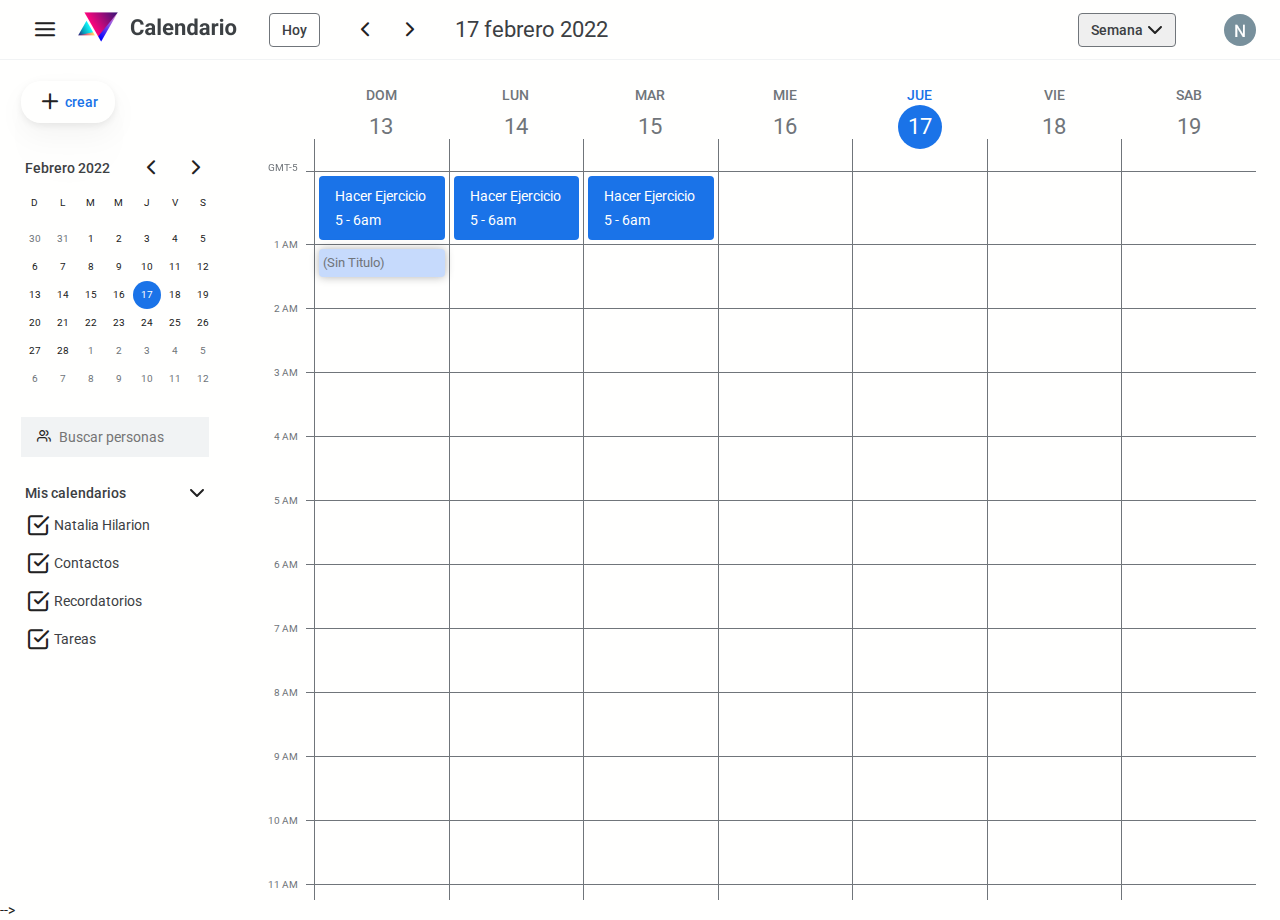
<file: index.html>
<!DOCTYPE html>
<html lang="en">

<head>
  <meta charset="UTF-8">
  <meta http-equiv="X-UA-Compatible" content="IE=edge">
  <meta name="viewport" content="width=device-width, initial-scale=1.0">
  <link rel="stylesheet" href="./css/index.css">
  <link rel="preconnect" href="https://fonts.googleapis.com">
  <link rel="preconnect" href="https://fonts.gstatic.com" crossorigin>
  <link href="https://fonts.googleapis.com/css2?family=Roboto:wght@400;500&display=swap" rel="stylesheet">
  <link rel="shortcut icon" href="./icons/Icon=calendar.svg" type="image/x-icon">
  <title>Google Calendar</title>
</head>

<body>
  <div class="page">

    <header class="header">

      <div class="header-primary">
        <div class="header-logo">
          <button class="button is-compact">
            <i class="icon-hamburguer"></i>
          </button>
          <a href="./">
            <img src="./images/logo.png" width="163" height="48" alt="logo" aria-current="page" aria-label="calendar"
              tabindex="-1">
          </a>
        </div>

        <div class="calendarStatus">
          <button class="button is-secondary">Hoy</button>
          <span class="calendarStatus-navigation ">
            <a class="button is-compact" href="#" aria-label="anterior">
              <i class="icon-left" aria-hidden="true"></i>
            </a>
            <a class="button is-compact" href="#" aria-label="siguiente">
              <i class="icon-right" aria-hidden="true"></i>
            </a>
          </span>
          <time class="calendarStatus-date " datetime="2022-02-17">17 febrero 2022</time>
        </div>
      </div>
      <div class="header-secondary">
        <select class="select" name="" id="">
          <option value="" selected>Semana</option>
          <option value="">Día</option>
        </select>
        <a href="#user">
          <img class="header-avatar" src="./images/avatar.png" alt="avartar">
        </a>

      </div>
    </header>

    <div class="sidebar">
      <button class="button is-rounded is-shadowed" aria-label="crear">
        <i class="icon-plus" aria-hidden="true"></i>
        <span>crear</span>
      </button>
      <div class="minicalendar" aria-label="calendario de navegacion">
        <div class="minicalendar-status">
          <time class="minicalendar-date" datetime="2022-02-17">
            Febrero 2022
          </time>
          <div class="minicalendar-navigation">
            <a class="button is-compact" href="#prevMonth" aria-label="anterior mes">
              <i class="icon-left" aria-hidden="true"></i>
            </a>
            <a class="button is-compact" href="#nextMonth" aria-label="siguiente mes">
              <i class="icon-right" aria-hidden="true"></i>
            </a>
          </div>
        </div>
        <div class="minicalendar-header">
          <span class="minicalendar-weekday"> D </span>
          <span class="minicalendar-weekday"> L </span>
          <span class="minicalendar-weekday"> M </span>
          <span class="minicalendar-weekday"> M </span>
          <span class="minicalendar-weekday"> J </span>
          <span class="minicalendar-weekday"> V </span>
          <span class="minicalendar-weekday"> S </span>

        </div>
        <div class="minicalendar-month">
          <!-- .mini-calendar-monthDay{$}*30 atajo para colocar 30 seguidos -->
          <div class="mini-calendar-monthDay is-inactive">30</div>
          <div class="mini-calendar-monthDay is-inactive">31</div>
          <div class="mini-calendar-monthDay">1</div>
          <div class="mini-calendar-monthDay">2</div>
          <div class="mini-calendar-monthDay">3</div>
          <div class="mini-calendar-monthDay">4</div>
          <div class="mini-calendar-monthDay">5</div>
          <div class="mini-calendar-monthDay">6</div>
          <div class="mini-calendar-monthDay">7</div>
          <div class="mini-calendar-monthDay">8</div>
          <div class="mini-calendar-monthDay">9</div>
          <div class="mini-calendar-monthDay">10</div>
          <div class="mini-calendar-monthDay">11</div>
          <div class="mini-calendar-monthDay">12</div>
          <div class="mini-calendar-monthDay">13</div>
          <div class="mini-calendar-monthDay">14</div>
          <div class="mini-calendar-monthDay">15</div>
          <div class="mini-calendar-monthDay">16</div>
          <div class="mini-calendar-monthDay is-selected">17</div>
          <div class="mini-calendar-monthDay">18</div>
          <div class="mini-calendar-monthDay">19</div>
          <div class="mini-calendar-monthDay">20</div>
          <div class="mini-calendar-monthDay">21</div>
          <div class="mini-calendar-monthDay">22</div>
          <div class="mini-calendar-monthDay">23</div>
          <div class="mini-calendar-monthDay">24</div>
          <div class="mini-calendar-monthDay">25</div>
          <div class="mini-calendar-monthDay">26</div>
          <div class="mini-calendar-monthDay">27</div>
          <div class="mini-calendar-monthDay">28</div>
          <div class="mini-calendar-monthDay is-inactive">1</div>
          <div class="mini-calendar-monthDay is-inactive">2</div>
          <div class="mini-calendar-monthDay is-inactive">3</div>
          <div class="mini-calendar-monthDay is-inactive">4</div>
          <div class="mini-calendar-monthDay is-inactive">5</div>
          <div class="mini-calendar-monthDay is-inactive">6</div>
          <div class="mini-calendar-monthDay is-inactive">7</div>
          <div class="mini-calendar-monthDay is-inactive">8</div>
          <div class="mini-calendar-monthDay is-inactive">9</div>
          <div class="mini-calendar-monthDay is-inactive">10</div>
          <div class="mini-calendar-monthDay is-inactive">11</div>
          <div class="mini-calendar-monthDay is-inactive">12</div>


        </div>
      </div>
      <div class="sidebar-search" aria-label="buscar">
        <div class="search-icon">
          <i class="icon-users"></i>
        </div>
        <div class="search-input">
          <input type="search" placeholder="Buscar personas">
        </div>
      </div>
      <div class="sidebar-task" aria-label="lista de tareas">
        <details open>
          <summary>Mis calendarios</summary>
          <ul>
            <li>
              <button class="button is-check">
                <i class="icon-checkSquare "></i>
              </button>
              <span>Natalia Hilarion</span>
            </li>
            <li>
              <button class="button is-check">
                <i class="icon-checkSquare "></i>
              </button>
              <span>Contactos</span>
            </li>
            <li>
              <button class="button is-check">
                <i class="icon-checkSquare "></i>
              </button>
              <span>Recordatorios</span>
            </li>
            <li>
              <button class="button is-check">
                <i class="icon-checkSquare "></i>
              </button>
              <span>Tareas</span>
            </li>
          </ul>
        </details>
      </div>

    </div>

    <main class="calendar">
      <div class="currentTime"></div>
      <div class="calendar-week">
        <div class="timezoneCell">GMT-5</div>
        <h2 class="calendarDay">
          <a href="#" aria-label="Domingo 13 de febrero de 2022">
            <time datetime="2022-02-13">
              <span>DOM</span> <br>
              <span>13 </span>
            </time>
          </a>
        </h2>
        <h2 class="calendarDay">
          <a href="#" aria-label="Lunes 14 de febrero de 2022">
            <time datetime="2022-02-14">
              <span>LUN</span> <br>
              <span>14 </span>
            </time>
          </a>
        </h2>
        <h2 class="calendarDay">
          <a href="#" aria-label="Martes 15 de febrero de 2022">
            <time datetime="2022-02-15">
              <span>MAR</span> <br>
              <span>15 </span>
            </time>
          </a>
        </h2>
        <h2 class="calendarDay">
          <a href="#" aria-label="MIERCOLES 16 de febrero de 2022">
            <time datetime="2022-02-16">
              <span>MIE</span> <br>
              <span>16 </span>
            </time>
          </a>
        </h2>
        <h2 class="calendarDay is-selected">
          <a href="./calendar-by-day.html" aria-label="JUEVES 17 de febrero de 2022">
            <time datetime="2022-02-17">
              <span>JUE</span> <br>
              <span>17 </span>
            </time>
          </a>
        </h2>
        <h2 class="calendarDay">
          <a href="#" aria-label="VIERNES 18 de febrero de 2022">
            <time datetime="2022-02-18">
              <span>VIE</span> <br>
              <span>18 </span>
            </time>
          </a>
        </h2>
        <h2 class="calendarDay">
          <a href="#" aria-label="SABADO 19 de febrero de 2022">
            <time datetime="2022-02-19">
              <span>SAB</span> <br>
              <span>19 </span>
            </time>
          </a>
        </h2>

        <span class="hourCell"></span>
        <div class="taskCell">
          <div tabindex="0" class="task" aria-label="de 17:00 a 18:00, Hacer Ejercicio">
            <p>Hacer Ejercicio</p>
            <p>
              <time datetime="17:00"> 5 - </time>
              <time datetime="18:00"> 6am </time>
            </p>
          </div>
        </div>
        <div class="taskCell">
          <div tabindex="0" class="task" aria-label="de 17:00 a 18:00, Hacer Ejercicio">
            <p>Hacer Ejercicio</p>
            <p>
              <time datetime="17:00"> 5 - </time>
              <time datetime="18:00"> 6am </time>
            </p>
          </div>
        </div>
        <div class="taskCell">
          <div tabindex="0" class="task" aria-label="de 17:00 a 18:00, Hacer Ejercicio">
            <p>Hacer Ejercicio</p>
            <p>
              <time datetime="17:00"> 5 - </time>
              <time datetime="18:00"> 6am </time>
            </p>
          </div>
        </div>
        <div class="taskCell"></div>
        <div class="taskCell"></div>
        <div class="taskCell"></div>
        <div class="taskCell"></div>
        <span class="hourCell">1 AM</span>
        <div class="taskCell is-active"></div>
        <div class="taskCell"></div>
        <div class="taskCell"></div>
        <div class="taskCell"></div>
        <div class="taskCell"></div>
        <div class="taskCell"></div>
        <div class="taskCell"></div>
        <span class="hourCell">2 AM</span>
        <div class="taskCell"></div>
        <div class="taskCell"></div>
        <div class="taskCell"></div>
        <div class="taskCell"></div>
        <div class="taskCell"></div>
        <div class="taskCell"></div>
        <div class="taskCell"></div>
        <span class="hourCell">3 AM</span>
        <div class="taskCell"></div>
        <div class="taskCell"></div>
        <div class="taskCell"></div>
        <div class="taskCell"></div>
        <div class="taskCell"></div>
        <div class="taskCell"></div>
        <div class="taskCell"></div>
        <span class="hourCell">4 AM</span>
        <div class="taskCell"></div>
        <div class="taskCell"></div>
        <div class="taskCell"></div>
        <div class="taskCell"></div>
        <div class="taskCell"></div>
        <div class="taskCell"></div>
        <div class="taskCell"></div>
        <span class="hourCell">5 AM</span>
        <div class="taskCell"></div>
        <div class="taskCell"></div>
        <div class="taskCell"></div>
        <div class="taskCell"></div>
        <div class="taskCell"></div>
        <div class="taskCell"></div>
        <div class="taskCell"></div>
        <span class="hourCell">6 AM</span>
        <div class="taskCell"></div>
        <div class="taskCell"></div>
        <div class="taskCell"></div>
        <div class="taskCell"></div>
        <div class="taskCell"></div>
        <div class="taskCell"></div>
        <div class="taskCell"></div>
        <span class="hourCell">7 AM</span>
        <div class="taskCell"></div>
        <div class="taskCell"></div>
        <div class="taskCell"></div>
        <div class="taskCell"></div>
        <div class="taskCell"></div>
        <div class="taskCell"></div>
        <div class="taskCell"></div>
        <span class="hourCell">8 AM</span>
        <div class="taskCell"></div>
        <div class="taskCell"></div>
        <div class="taskCell"></div>
        <div class="taskCell"></div>
        <div class="taskCell"></div>
        <div class="taskCell"></div>
        <div class="taskCell"></div>
        <span class="hourCell">9 AM</span>
        <div class="taskCell"></div>
        <div class="taskCell"></div>
        <div class="taskCell"></div>
        <div class="taskCell"></div>
        <div class="taskCell"></div>
        <div class="taskCell"></div>
        <div class="taskCell"></div>
        <span class="hourCell">10 AM</span>
        <div class="taskCell"></div>
        <div class="taskCell"></div>
        <div class="taskCell"></div>
        <div class="taskCell"></div>
        <div class="taskCell"></div>
        <div class="taskCell"></div>
        <div class="taskCell"></div>
        <span class="hourCell">11 AM</span>
        <div class="taskCell"></div>
        <div class="taskCell"></div>
        <div class="taskCell"></div>
        <div class="taskCell"></div>
        <div class="taskCell"></div>
        <div class="taskCell"></div>
        <div class="taskCell"></div>
        <span class="hourCell">12 PM</span>
        <div class="taskCell"></div>
        <div class="taskCell"></div>
        <div class="taskCell"></div>
        <div class="taskCell"></div>
        <div class="taskCell"></div>
        <div class="taskCell"></div>
        <div class="taskCell"></div>
        <span class="hourCell">1 PM</span>
        <div class="taskCell"></div>
        <div class="taskCell"></div>
        <div class="taskCell"></div>
        <div class="taskCell"></div>
        <div class="taskCell"></div>
        <div class="taskCell"></div>
        <div class="taskCell"></div>
        <span class="hourCell">2 PM</span>
        <div class="taskCell"></div>
        <div class="taskCell"></div>
        <div class="taskCell"></div>
        <div class="taskCell"></div>
        <div class="taskCell"></div>
        <div class="taskCell"></div>
        <div class="taskCell"></div>
        <span class="hourCell">3 PM</span>
        <div class="taskCell"></div>
        <div class="taskCell"></div>
        <div class="taskCell"></div>
        <div class="taskCell"></div>
        <div class="taskCell"></div>
        <div class="taskCell"></div>
        <div class="taskCell"></div>
        <span class="hourCell">4 PM</span>
        <div class="taskCell"></div>
        <div class="taskCell"></div>
        <div class="taskCell"></div>
        <div class="taskCell"></div>
        <div class="taskCell"></div>
        <div class="taskCell"></div>
        <div class="taskCell"></div>
        <span class="hourCell">5 PM</span>
        <div class="taskCell"></div>
        <div class="taskCell"></div>
        <div class="taskCell"></div>
        <div class="taskCell"></div>
        <div class="taskCell"></div>
        <div class="taskCell"></div>
        <div class="taskCell"></div>
        <span class="hourCell">6 PM</span>
        <div class="taskCell"></div>
        <div class="taskCell"></div>
        <div class="taskCell"></div>
        <div class="taskCell"></div>
        <div class="taskCell"></div>
        <div class="taskCell"></div>
        <div class="taskCell"></div>
        <span class="hourCell">7 PM</span>
        <div class="taskCell"></div>
        <div class="taskCell"></div>
        <div class="taskCell"></div>
        <div class="taskCell"></div>
        <div class="taskCell"></div>
        <div class="taskCell"></div>
        <div class="taskCell"></div>
        <span class="hourCell">8 PM</span>
        <div class="taskCell"></div>
        <div class="taskCell"></div>
        <div class="taskCell"></div>
        <div class="taskCell"></div>
        <div class="taskCell"></div>
        <div class="taskCell"></div>
        <div class="taskCell"></div>
        <span class="hourCell">9 PM</span>
        <div class="taskCell"></div>
        <div class="taskCell"></div>
        <div class="taskCell"></div>
        <div class="taskCell"></div>
        <div class="taskCell"></div>
        <div class="taskCell"></div>
        <div class="taskCell"></div>
        <span class="hourCell">10 PM</span>
        <div class="taskCell"></div>
        <div class="taskCell"></div>
        <div class="taskCell"></div>
        <div class="taskCell"></div>
        <div class="taskCell"></div>
        <div class="taskCell"></div>
        <div class="taskCell"></div>
        <span class="hourCell">11 PM</span>
        <div class="taskCell"></div>
        <div class="taskCell"></div>
        <div class="taskCell"></div>
        <div class="taskCell"></div>
        <div class="taskCell"></div>
        <div class="taskCell"></div>
        <div class="taskCell"></div>



      </div>
    </main>
  </div>

  <dialog class="modal">
    <form class="create-task">
      <div class="input is-outstanding">
        <input type="text" placeholder="Añade un título" name="title" required>
      </div>
      <div class="input">
        <i class="icon-clock"></i>
        <div class="input-body">
          <input type="date" name="date" required>
          <input type="time" name="time" required>
          <input type="time" name="time" required>
        </div>
      </div>

      <div class="input">
        <i class="icon-users"></i>
        <div class="input-body">
          <input type="text" list="guests" placeholder="Asignar invitados" name="guests" required>
          <datalist id="guests">
            <option value="Leonidas"></option>
            <option value="Sandra"></option>
            <option value="Cristopher"></option>
            <option value="Carlos"></option>
            <option value="Miguel"></option>
          </datalist>
        </div>
      </div>
      <div class="input">
        <i class="icon-gps"></i>
        <div class="input-body">
          <input type="text" placeholder="Agregar lugar" name="location" required>
        </div>
      </div>
      <div class="input">
        <i class="icon-text"></i>
        <div class="input-body">
          <input type="file" multiple name="attached" required>
        </div>
      </div>
      <div class="input">
        <i class="icon-text"></i>
        <div class="input-body">
          <textarea name="description" placeholder="Agrega una descripcion" cols="30" rows="2"></textarea>
        </div>
      </div>
    </form>
    <div class="modal-actions">
      <button class="button" id="close-modal" >Cancelar</button>
      <button class="button is-primary">Aceptar</button>
    </div>
  </dialog> -->


  <script src="./js/app.js" type="module">  </script>




</body>

</html>
</file>
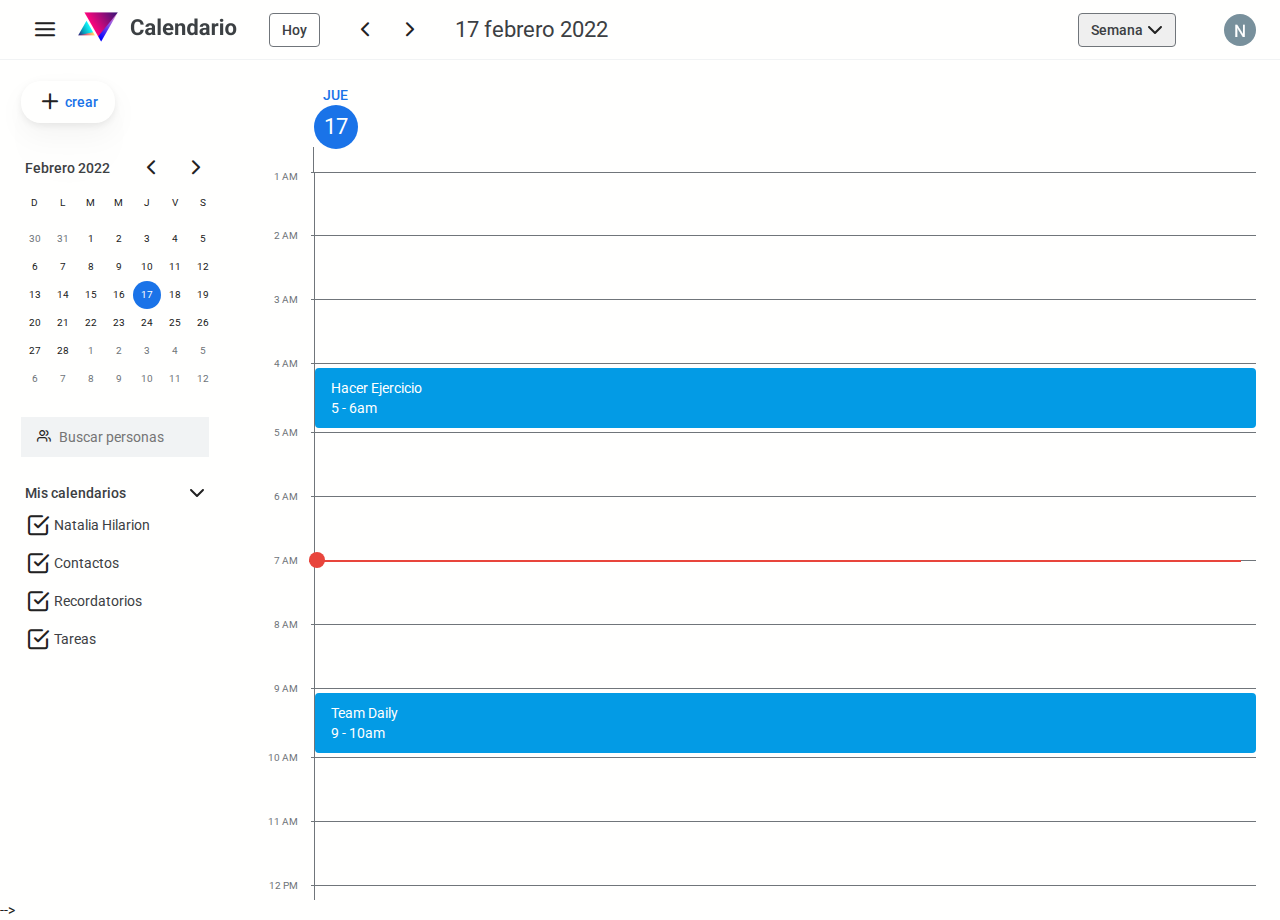
<file: calendar-by-day.html>
<!DOCTYPE html>
<html lang="en">

<head>
  <meta charset="UTF-8">
  <meta http-equiv="X-UA-Compatible" content="IE=edge">
  <meta name="viewport" content="width=device-width, initial-scale=1.0">
  <link rel="stylesheet" href="./css/index.css">
  <link rel="preconnect" href="https://fonts.googleapis.com">
  <link rel="preconnect" href="https://fonts.gstatic.com" crossorigin>
  <link href="https://fonts.googleapis.com/css2?family=Roboto:wght@400;500&display=swap" rel="stylesheet">
  <link rel="shortcut icon" href="./icons/Icon=calendar.svg" type="image/x-icon">
  <title>Google Calendar</title>
</head>

<body>
  <div class="page">

    <header class="header">

      <div class="header-primary">
        <div class="header-logo">
          <button class="button is-compact">
            <i class="icon-hamburguer"></i>
          </button>
          <a href="./">
            <img src="./images/logo.png" width="163" height="48" alt="logo" aria-current="page" aria-label="calendar"
              tabindex="-1">
          </a>
        </div>

        <div class="calendarStatus">
          <button class="button is-secondary">Hoy</button>
          <span class="calendarStatus-navigation ">
            <a class="button is-compact" href="#" aria-label="anterior">
              <i class="icon-left" aria-hidden="true"></i>
            </a>
            <a class="button is-compact" href="#" aria-label="siguiente">
              <i class="icon-right" aria-hidden="true"></i>
            </a>
          </span>
          <time class="calendarStatus-date " datetime="2022-02-17">17 febrero 2022</time>
        </div>
      </div>
      <div class="header-secondary">
        <select class="select" name="" id="">
          <option value="" selected>Semana</option>
          <option value="">Día</option>
        </select>
        <a href="#user">
          <img class="header-avatar" src="./images/avatar.png" alt="avartar">
        </a>

      </div>
    </header>

    <div class="sidebar">
      <button class="button is-rounded is-shadowed" aria-label="crear">
        <i class="icon-plus" aria-hidden="true"></i>
        <span>crear</span>
      </button>
      <div class="minicalendar" aria-label="calendario de navegacion">
        <div class="minicalendar-status">
          <time class="minicalendar-date" datetime="2022-02-17">
            Febrero 2022
          </time>
          <div class="minicalendar-navigation">
            <a class="button is-compact" href="#prevMonth" aria-label="anterior mes">
              <i class="icon-left" aria-hidden="true"></i>
            </a>
            <a class="button is-compact" href="#nextMonth" aria-label="siguiente mes">
              <i class="icon-right" aria-hidden="true"></i>
            </a>
          </div>
        </div>
        <div class="minicalendar-header">
          <span class="minicalendar-weekday"> D </span>
          <span class="minicalendar-weekday"> L </span>
          <span class="minicalendar-weekday"> M </span>
          <span class="minicalendar-weekday"> M </span>
          <span class="minicalendar-weekday"> J </span>
          <span class="minicalendar-weekday"> V </span>
          <span class="minicalendar-weekday"> S </span>

        </div>
        <div class="minicalendar-month">
          <!-- .mini-calendar-monthDay{$}*30 atajo para colocar 30 seguidos -->
          <div class="mini-calendar-monthDay is-inactive">30</div>
          <div class="mini-calendar-monthDay is-inactive">31</div>
          <div class="mini-calendar-monthDay">1</div>
          <div class="mini-calendar-monthDay">2</div>
          <div class="mini-calendar-monthDay">3</div>
          <div class="mini-calendar-monthDay">4</div>
          <div class="mini-calendar-monthDay">5</div>
          <div class="mini-calendar-monthDay">6</div>
          <div class="mini-calendar-monthDay">7</div>
          <div class="mini-calendar-monthDay">8</div>
          <div class="mini-calendar-monthDay">9</div>
          <div class="mini-calendar-monthDay">10</div>
          <div class="mini-calendar-monthDay">11</div>
          <div class="mini-calendar-monthDay">12</div>
          <div class="mini-calendar-monthDay">13</div>
          <div class="mini-calendar-monthDay">14</div>
          <div class="mini-calendar-monthDay">15</div>
          <div class="mini-calendar-monthDay">16</div>
          <div class="mini-calendar-monthDay is-selected">17</div>
          <div class="mini-calendar-monthDay">18</div>
          <div class="mini-calendar-monthDay">19</div>
          <div class="mini-calendar-monthDay">20</div>
          <div class="mini-calendar-monthDay">21</div>
          <div class="mini-calendar-monthDay">22</div>
          <div class="mini-calendar-monthDay">23</div>
          <div class="mini-calendar-monthDay">24</div>
          <div class="mini-calendar-monthDay">25</div>
          <div class="mini-calendar-monthDay">26</div>
          <div class="mini-calendar-monthDay">27</div>
          <div class="mini-calendar-monthDay">28</div>
          <div class="mini-calendar-monthDay is-inactive">1</div>
          <div class="mini-calendar-monthDay is-inactive">2</div>
          <div class="mini-calendar-monthDay is-inactive">3</div>
          <div class="mini-calendar-monthDay is-inactive">4</div>
          <div class="mini-calendar-monthDay is-inactive">5</div>
          <div class="mini-calendar-monthDay is-inactive">6</div>
          <div class="mini-calendar-monthDay is-inactive">7</div>
          <div class="mini-calendar-monthDay is-inactive">8</div>
          <div class="mini-calendar-monthDay is-inactive">9</div>
          <div class="mini-calendar-monthDay is-inactive">10</div>
          <div class="mini-calendar-monthDay is-inactive">11</div>
          <div class="mini-calendar-monthDay is-inactive">12</div>


        </div>
      </div>
      <div class="sidebar-search" aria-label="buscar">
        <div class="search-icon">
          <i class="icon-users"></i>
        </div>
        <div class="search-input">
          <input type="search" placeholder="Buscar personas">
        </div>
      </div>
      <div class="sidebar-task" aria-label="lista de tareas">
        <details open>
          <summary>Mis calendarios</summary>
          <ul>
            <li>
              <button class="button is-check">
                <i class="icon-checkSquare "></i>
              </button>
              <span>Natalia Hilarion</span>
            </li>
            <li>
              <button class="button is-check">
                <i class="icon-checkSquare "></i>
              </button>
              <span>Contactos</span>
            </li>
            <li>
              <button class="button is-check">
                <i class="icon-checkSquare "></i>
              </button>
              <span>Recordatorios</span>
            </li>
            <li>
              <button class="button is-check">
                <i class="icon-checkSquare "></i>
              </button>
              <span>Tareas</span>
            </li>
          </ul>
        </details>
      </div>

    </div>

    <main class="calendar-by-day">
      <div class="currentTimeDay"></div>
      <div class="calendarAllDay">
        <h2 class="calendarTitle">
          <time datetime="2022-02-17">
            <span class="day">JUE</span> <br>
            <span class="number">17 </span>
          </time>
        </h2>
        <span class="hourCellDay">1 AM</span>
        <div class="taskCellDay"> </div>
        <span class="hourCellDay">2 AM</span>
        <div class="taskCellDay"> </div>
        <span class="hourCellDay">3 AM</span>
        <div class="taskCellDay"> </div>
        <span class="hourCellDay">4 AM</span>
        <div class="taskCellDay">
          <div class="taskDay">
            <p>Hacer Ejercicio</p>
            <p>
              <time datetime="05:00"> 5 - </time>
              <time datetime="06:00"> 6am </time>
            </p>
          </div>
        </div>
        <span class="hourCellDay">5 AM</span>
        <div class="taskCellDay"> </div>
        <span class="hourCellDay">6 AM</span>
        <div class="taskCellDay"> </div>
        <span class="hourCellDay">7 AM</span>
        <div class="taskCellDay"> </div>
        <span class="hourCellDay">8 AM</span>
        <div class="taskCellDay"> </div>
        <span class="hourCellDay">9 AM</span>
        <div class="taskCellDay">
          <div class="taskDay">
            <p>Team Daily</p>
            <p>
              <time datetime="09:00"> 9 - </time>
              <time datetime="10:00"> 10am </time>
            </p>
          </div>
        </div>
        <span class="hourCellDay">10 AM</span>
        <div class="taskCellDay"> </div>
        <span class="hourCellDay">11 AM</span>
        <div class="taskCellDay"> </div>
        <span class="hourCellDay">12 PM</span>
        <div class="taskCellDay"> </div>
        <span class="hourCellDay">1 PM</span>
        <div class="taskCellDay">
          <div class="taskDay">
            <p>Desing Meet</p>
            <p>
              <time datetime="13:00"> 1 - </time>
              <time datetime="14:00"> 2pm </time>
            </p>
          </div>
        </div>
        <span class="hourCellDay">2 PM</span>
        <div class="taskCellDay">

        </div>
        <span class="hourCellDay">3 PM</span>
        <div class="taskCellDay"> </div>
        <span class="hourCellDay">4 PM</span>
        <div class="taskCellDay"> </div>
        <span class="hourCellDay">5 PM</span>
        <div class="taskCellDay"> </div>
        <span class="hourCellDay">6 PM</span>
        <div class="taskCellDay"> </div>
        <span class="hourCellDay">7 PM</span>
        <div class="taskCellDay"> </div>
        <span class="hourCellDay">8 PM</span>
        <div class="taskCellDay"> </div>
        <span class="hourCellDay">9 PM</span>
        <div class="taskCellDay"> </div>
        <span class="hourCellDay">10 PM</span>
        <div class="taskCellDay"> </div>
        <span class="hourCellDay">11 PM</span>
        <div class="taskCellDay"> </div>


      </div>

    </main>


  </div>

  <dialog class="modal">
    <form class="create-task">
      <div class="input is-outstanding">
        <input type="text" placeholder="Añade un título" name="title" required>
      </div>
      <div class="input">
        <i class="icon-clock"></i>
        <div class="input-body">
          <input type="date" name="date" required>
          <input type="time" name="time" required>
          <input type="time" name="time" required>
        </div>
      </div>

      <div class="input">
        <i class="icon-users"></i>
        <div class="input-body">
          <input type="text" list="guests" placeholder="Asignar invitados" name="guests" required>
          <datalist id="guests">
            <option value="Leonidas"></option>
            <option value="Sandra"></option>
            <option value="Cristopher"></option>
            <option value="Carlos"></option>
            <option value="Miguel"></option>
          </datalist>
        </div>
      </div>
      <div class="input">
        <i class="icon-gps"></i>
        <div class="input-body">
          <input type="text" placeholder="Agregar lugar" name="location" required>
        </div>
      </div>
      <div class="input">
        <i class="icon-text"></i>
        <div class="input-body">
          <input type="file" multiple name="attached" required>
        </div>
      </div>
      <div class="input">
        <i class="icon-text"></i>
        <div class="input-body">
          <textarea name="description" placeholder="Agrega una descripcion" cols="30" rows="2"></textarea>
        </div>
      </div>
    </form>
    <div class="modal-actions">
      <button class="button" id="close-modal">Cancelar</button>
      <button class="button is-primary">Aceptar</button>
    </div>
  </dialog> -->


  <script src="./js/app.js" type="module">  </script>

</body>

</html>
</file>
<file: css/index.css>
@import './global.css';
@import './icons.css';
@import './page.css';
@import './calendar.css';
@import './button.css';
@import './select.css';
@import './calendar-status.css';
@import './header.css';
@import './mini-calendar.css';
@import './sidebar-search.css';
@import './sidebar-task.css';
@import './sidebar.css';
@import './scrollbar.css';
@import './modal.css';
@import './input.css';
@import './create-task.css';
@import './calendar-by-day.css';
</file>
